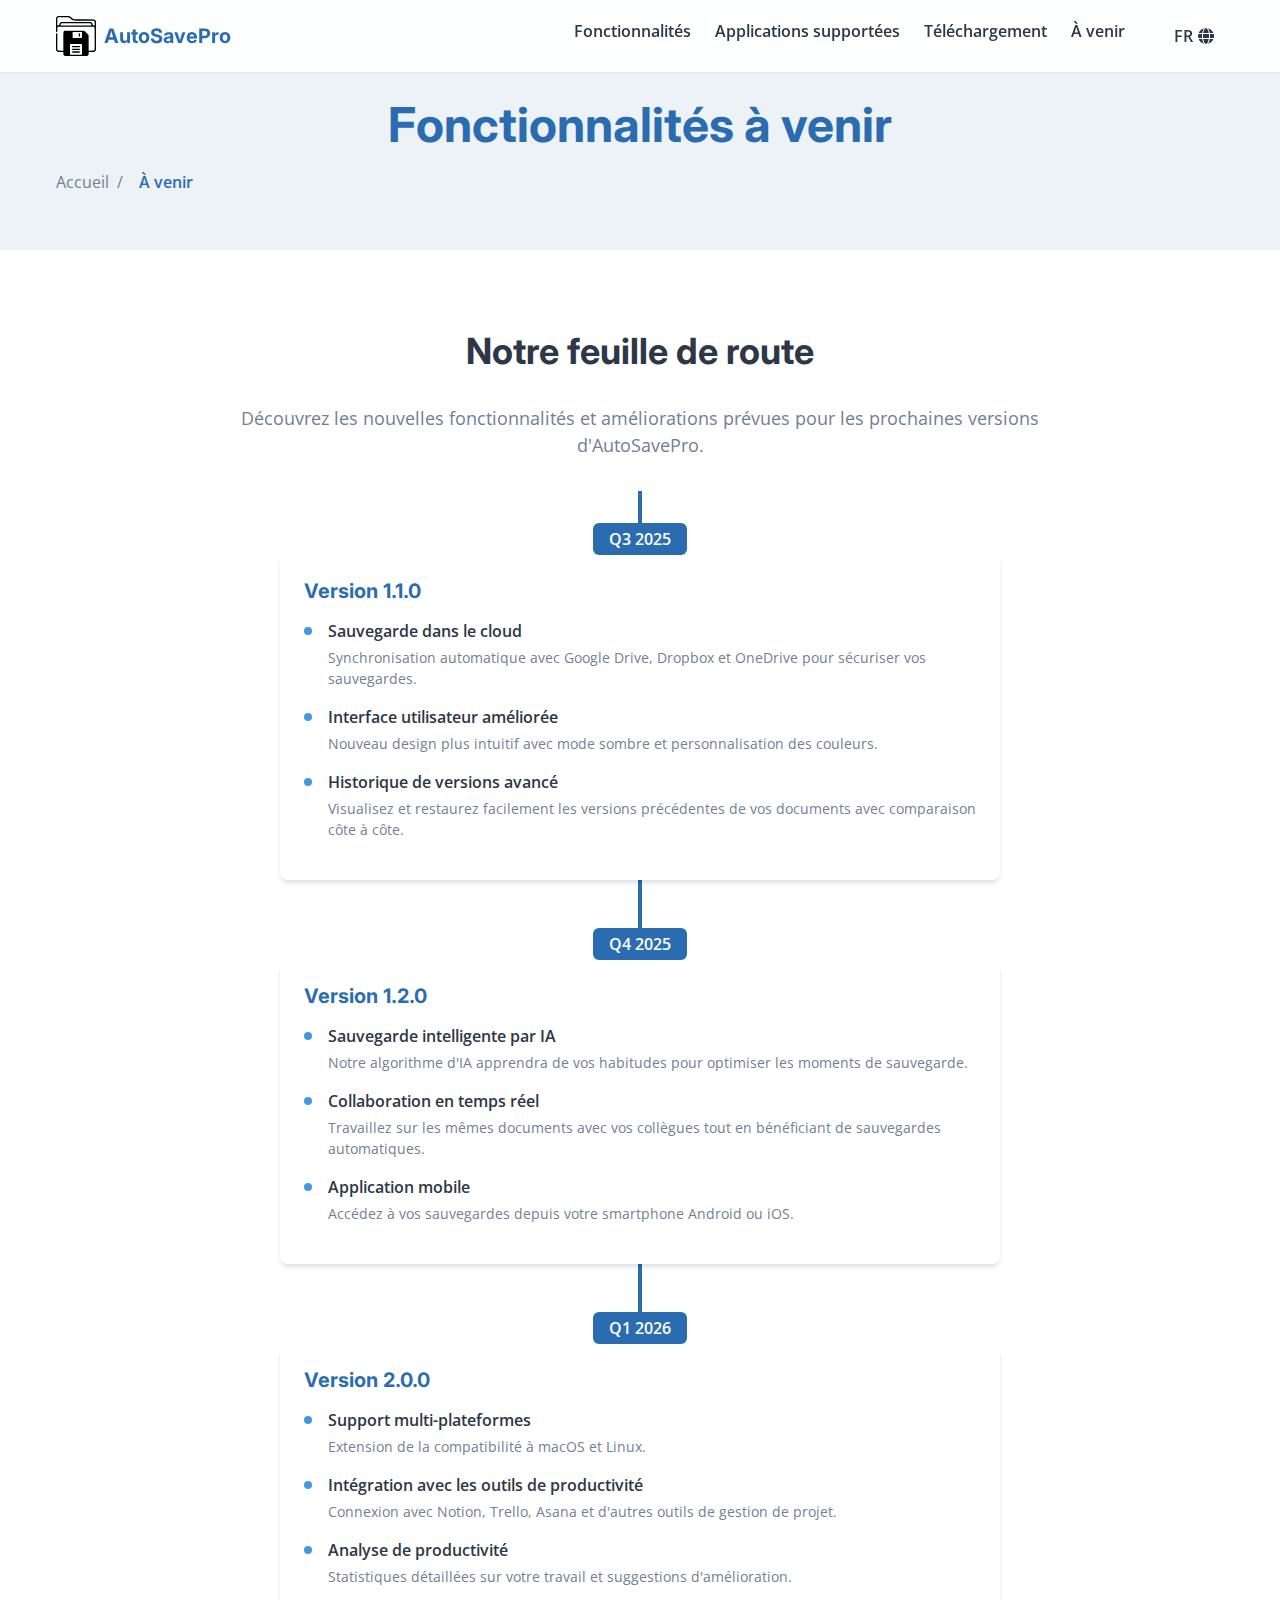
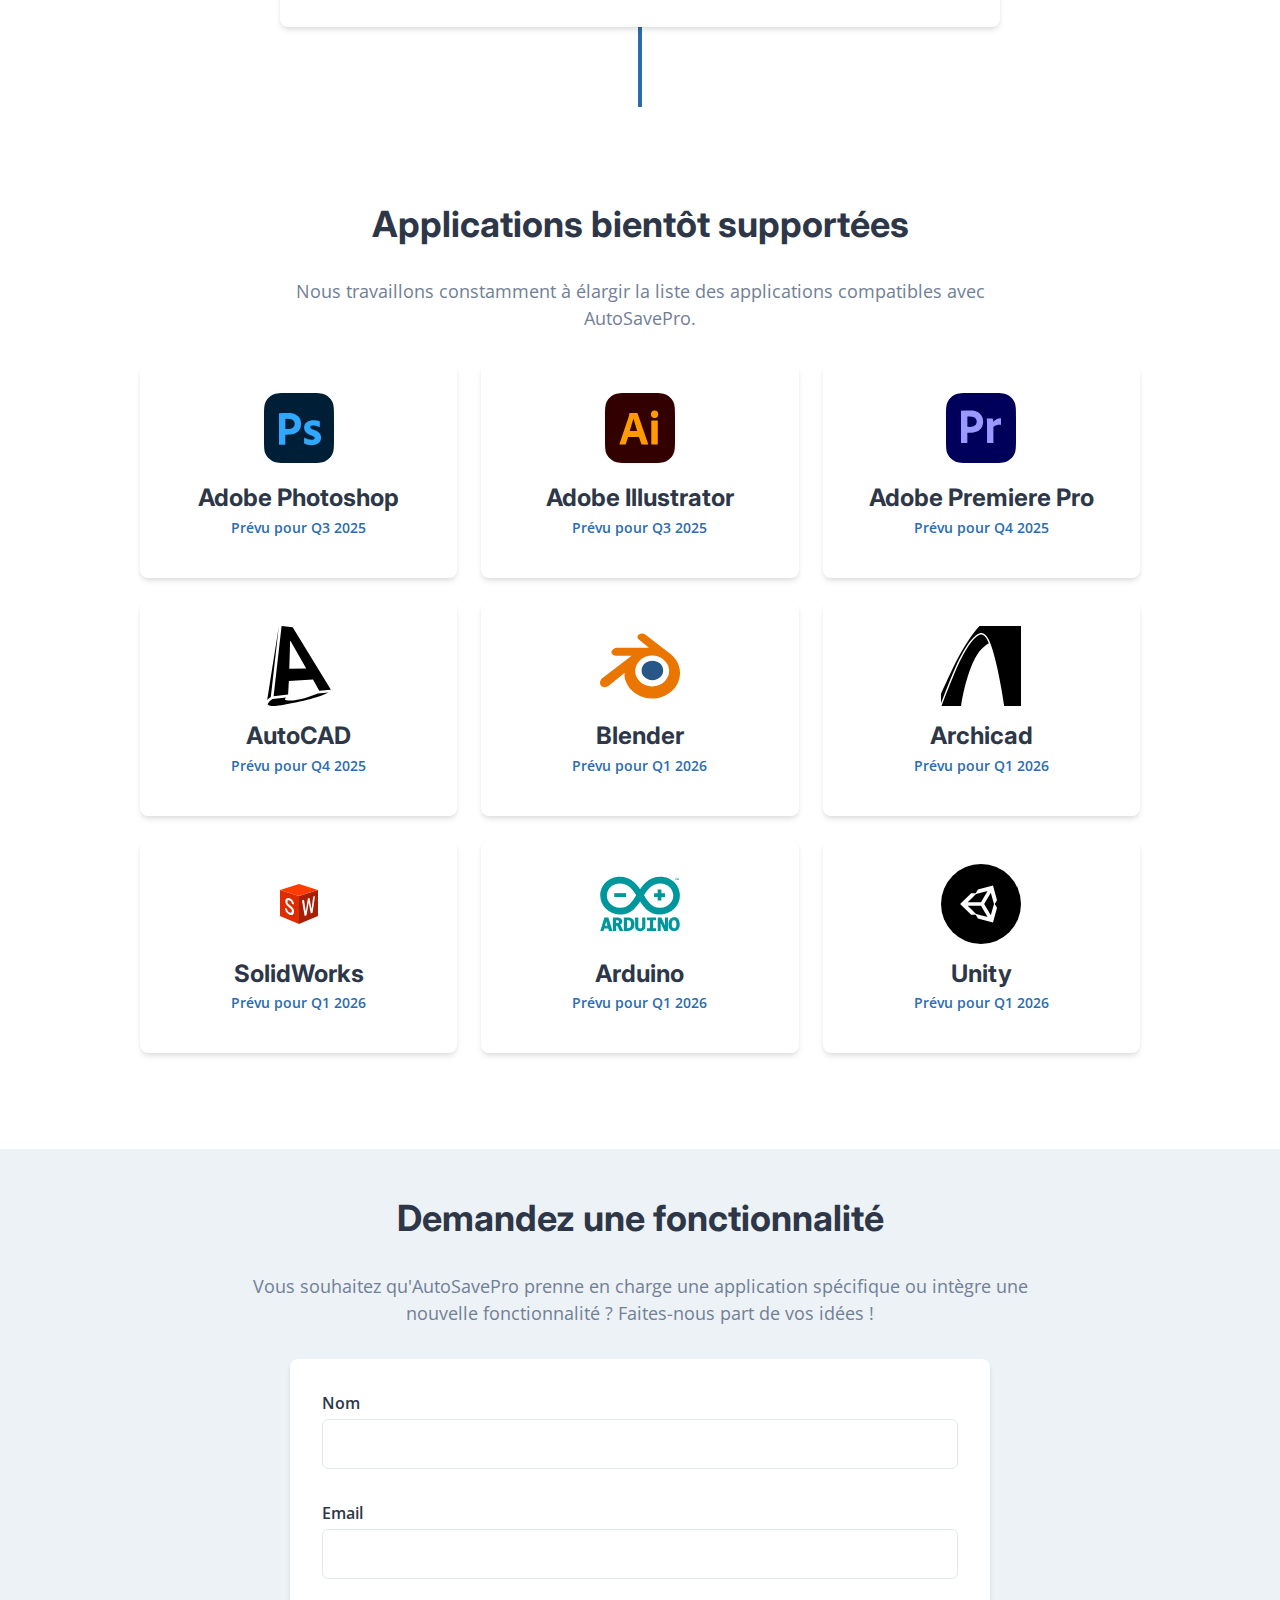
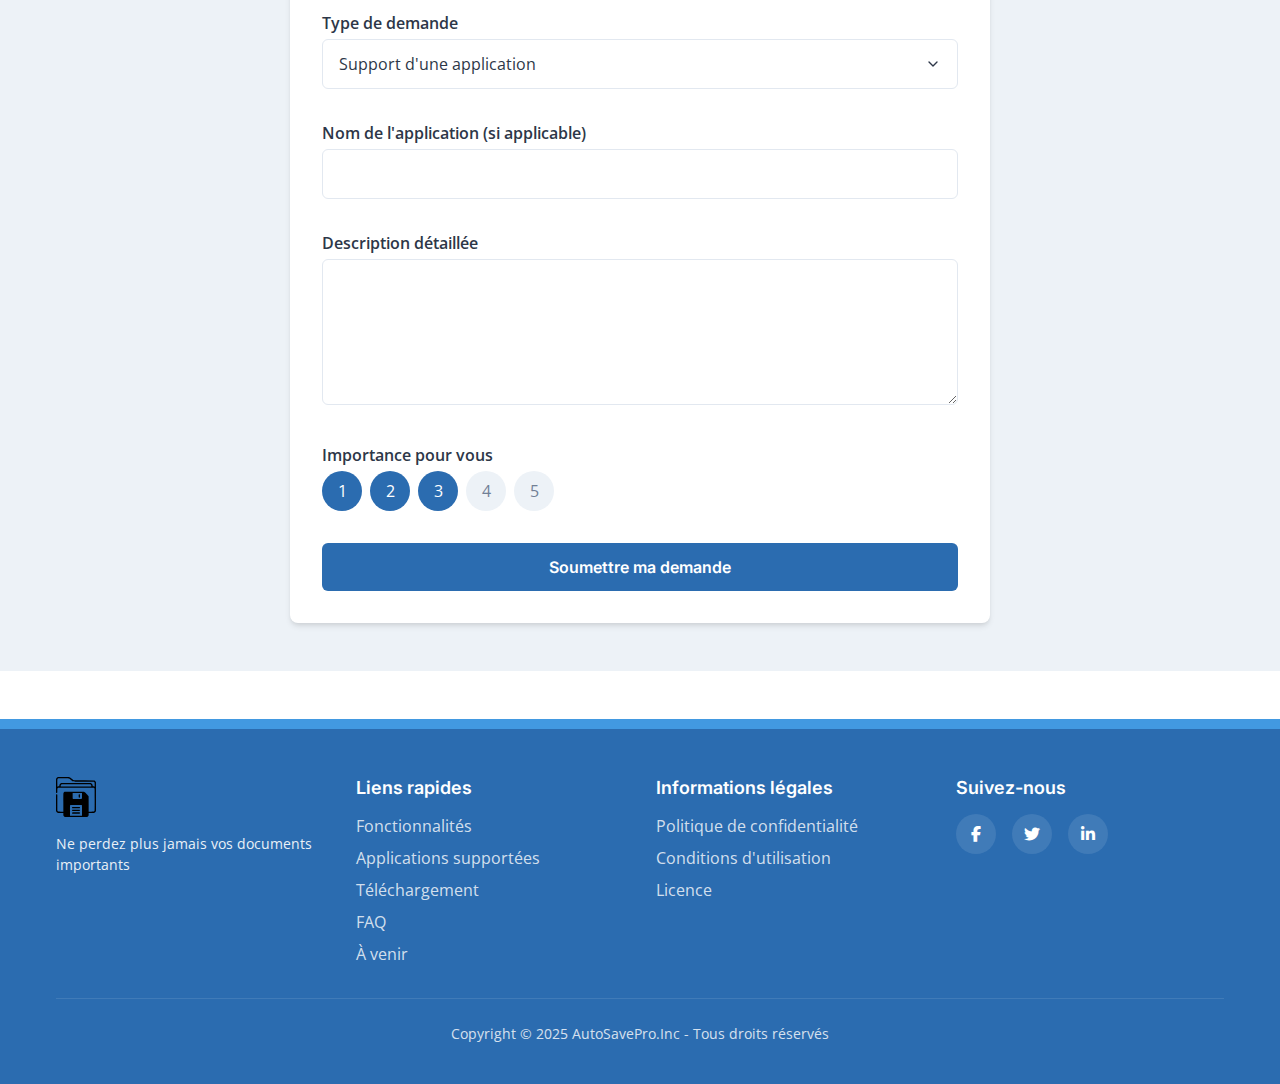
<file: pages/a-venir.html>
<!DOCTYPE html>
<html lang="fr">
<head>
    <meta charset="UTF-8">
    <meta name="viewport" content="width=device-width, initial-scale=1.0">
    <title>À venir - AutoSavePro</title>
    <meta name="description" content="Découvrez les futures fonctionnalités et applications supportées par AutoSavePro">
    
    <!-- Fonts -->
    <link href="https://fonts.googleapis.com/css2?family=Inter:wght@400;600;700&family=Open+Sans:wght@400;600&family=Roboto+Mono&display=swap" rel="stylesheet">
    
    <!-- Font Awesome -->
    <link rel="stylesheet" href="https://cdnjs.cloudflare.com/ajax/libs/font-awesome/6.5.1/css/all.min.css">
    
    <!-- Styles -->
    <link rel="stylesheet" href="../styles/main.css">
    
    <!-- Favicon -->
    <link rel="icon" href="../assets/images/favicon.svg" type="image/svg+xml">
    <link rel="icon" href="../assets/images/favicon.ico" sizes="any">
</head>
<body>
    <!-- Header -->
    <header class="header">
        <div class="container">
            <div class="header__logo">
                <a href="../index.html">
                    <img src="../assets/images/logo.svg" alt="AutoSavePro Logo">
                    <span class="header__logo-text">AutoSavePro</span>
                </a>
            </div>
            <nav class="header__nav">
                <ul class="header__nav-list">
                    <li class="header__nav-item"><a href="../index.html#features">Fonctionnalités</a></li>
                    <li class="header__nav-item"><a href="../index.html#apps">Applications supportées</a></li>
                    <li class="header__nav-item"><a href="../index.html#download">Téléchargement</a></li>
                    <li class="header__nav-item"><a href="a-venir.html" class="active">À venir</a></li>
                    <li class="header__nav-item language-selector">
                        <button id="language-toggle" class="language-toggle">
                            <span class="current-language">FR</span>
                            <i class="fas fa-globe"></i>
                        </button>
                        <div class="language-dropdown">
                            <a href="#" data-lang="fr" class="active">Français</a>
                            <a href="#" data-lang="en">English</a>
                        </div>
                    </li>
                </ul>
            </nav>
            <button class="menu-toggle" aria-label="Toggle menu">
                <span></span>
                <span></span>
                <span></span>
            </button>
        </div>
    </header>

    <!-- Page Header -->
    <section class="page-header">
        <div class="container">
            <h1 class="page-title">Fonctionnalités à venir</h1>
            <nav class="breadcrumbs">
                <ul class="breadcrumbs__list">
                    <li class="breadcrumbs__item"><a href="../index.html" class="breadcrumbs__link">Accueil</a></li>
                    <li class="breadcrumbs__item"><span class="breadcrumbs__link breadcrumbs__link--active">À venir</span></li>
                </ul>
            </nav>
        </div>
    </section>

    <!-- Roadmap Section -->
    <section class="roadmap">
        <div class="container">
            <h2 class="section-title">Notre feuille de route</h2>
            <p class="roadmap__intro">Découvrez les nouvelles fonctionnalités et améliorations prévues pour les prochaines versions d'AutoSavePro.</p>
            
            <div class="timeline">
                <div class="timeline__item">
                    <div class="timeline__badge">Q3 2025</div>
                    <div class="timeline__content">
                        <h3>Version 1.1.0</h3>
                        <ul class="feature-list">
                            <li>
                                <span class="feature-list__title">Sauvegarde dans le cloud</span>
                                <p class="feature-list__description">Synchronisation automatique avec Google Drive, Dropbox et OneDrive pour sécuriser vos sauvegardes.</p>
                            </li>
                            <li>
                                <span class="feature-list__title">Interface utilisateur améliorée</span>
                                <p class="feature-list__description">Nouveau design plus intuitif avec mode sombre et personnalisation des couleurs.</p>
                            </li>
                            <li>
                                <span class="feature-list__title">Historique de versions avancé</span>
                                <p class="feature-list__description">Visualisez et restaurez facilement les versions précédentes de vos documents avec comparaison côte à côte.</p>
                            </li>
                        </ul>
                    </div>
                </div>
                
                <div class="timeline__item">
                    <div class="timeline__badge">Q4 2025</div>
                    <div class="timeline__content">
                        <h3>Version 1.2.0</h3>
                        <ul class="feature-list">
                            <li>
                                <span class="feature-list__title">Sauvegarde intelligente par IA</span>
                                <p class="feature-list__description">Notre algorithme d'IA apprendra de vos habitudes pour optimiser les moments de sauvegarde.</p>
                            </li>
                            <li>
                                <span class="feature-list__title">Collaboration en temps réel</span>
                                <p class="feature-list__description">Travaillez sur les mêmes documents avec vos collègues tout en bénéficiant de sauvegardes automatiques.</p>
                            </li>
                            <li>
                                <span class="feature-list__title">Application mobile</span>
                                <p class="feature-list__description">Accédez à vos sauvegardes depuis votre smartphone Android ou iOS.</p>
                            </li>
                        </ul>
                    </div>
                </div>
                
                <div class="timeline__item">
                    <div class="timeline__badge">Q1 2026</div>
                    <div class="timeline__content">
                        <h3>Version 2.0.0</h3>
                        <ul class="feature-list">
                            <li>
                                <span class="feature-list__title">Support multi-plateformes</span>
                                <p class="feature-list__description">Extension de la compatibilité à macOS et Linux.</p>
                            </li>
                            <li>
                                <span class="feature-list__title">Intégration avec les outils de productivité</span>
                                <p class="feature-list__description">Connexion avec Notion, Trello, Asana et d'autres outils de gestion de projet.</p>
                            </li>
                            <li>
                                <span class="feature-list__title">Analyse de productivité</span>
                                <p class="feature-list__description">Statistiques détaillées sur votre travail et suggestions d'amélioration.</p>
                            </li>
                        </ul>
                    </div>
                </div>
            </div>
        </div>
    </section>

    <!-- Future Apps Section -->
    <section class="future-apps">
        <div class="container">
            <h2 class="section-title">Applications bientôt supportées</h2>
            <p class="future-apps__intro">Nous travaillons constamment à élargir la liste des applications compatibles avec AutoSavePro.</p>
            
            <div class="app-grid">
                <div class="app-card">
                    <div class="app-card__icon">
                        <img src="../assets/icons/photoshop.svg" alt="Adobe Photoshop" onerror="this.src='../assets/icons/placeholder.svg'">
                    </div>
                    <h3 class="app-card__title">Adobe Photoshop</h3>
                    <p class="app-card__status">Prévu pour Q3 2025</p>
                </div>
                
                <div class="app-card">
                    <div class="app-card__icon">
                        <img src="../assets/icons/illustrator.svg" alt="Adobe Illustrator" onerror="this.src='../assets/icons/placeholder.svg'">
                    </div>
                    <h3 class="app-card__title">Adobe Illustrator</h3>
                    <p class="app-card__status">Prévu pour Q3 2025</p>
                </div>
                
                <div class="app-card">
                    <div class="app-card__icon">
                        <img src="../assets/icons/premiere.svg" alt="Adobe Premiere Pro" onerror="this.src='../assets/icons/placeholder.svg'">
                    </div>
                    <h3 class="app-card__title">Adobe Premiere Pro</h3>
                    <p class="app-card__status">Prévu pour Q4 2025</p>
                </div>
                
                <div class="app-card">
                    <div class="app-card__icon">
                        <img src="../assets/icons/autocad.svg" alt="AutoCAD" onerror="this.src='../assets/icons/placeholder.svg'">
                    </div>
                    <h3 class="app-card__title">AutoCAD</h3>
                    <p class="app-card__status">Prévu pour Q4 2025</p>
                </div>
                
                <div class="app-card">
                    <div class="app-card__icon">
                        <img src="../assets/icons/blender.svg" alt="Blender" onerror="this.src='../assets/icons/placeholder.svg'">
                    </div>
                    <h3 class="app-card__title">Blender</h3>
                    <p class="app-card__status">Prévu pour Q1 2026</p>
                </div>

                <div class="app-card">
                    <div class="app-card__icon">
                        <img src="../assets/icons/archicad.svg" alt="Blender" onerror="this.src='../assets/icons/placeholder.svg'">
                    </div>
                    <h3 class="app-card__title">Archicad</h3>
                    <p class="app-card__status">Prévu pour Q1 2026</p>
                </div>

                <div class="app-card">
                    <div class="app-card__icon">
                        <img src="../assets/icons/solidworks.svg" alt="Blender" onerror="this.src='../assets/icons/placeholder.svg'">
                    </div>
                    <h3 class="app-card__title">SolidWorks</h3>
                    <p class="app-card__status">Prévu pour Q1 2026</p>
                </div>
                
                <div class="app-card">
                    <div class="app-card__icon">
                        <img src="../assets/icons/arduino.svg" alt="Blender" onerror="this.src='../assets/icons/placeholder.svg'">
                    </div>
                    <h3 class="app-card__title">Arduino</h3>
                    <p class="app-card__status">Prévu pour Q1 2026</p>
                </div>

                <div class="app-card">
                    <div class="app-card__icon">
                        <img src="../assets/icons/unity.svg" alt="Unity" onerror="this.src='../assets/icons/placeholder.svg'">
                    </div>
                    <h3 class="app-card__title">Unity</h3>
                    <p class="app-card__status">Prévu pour Q1 2026</p>
                </div>
            </div>
        </div>
    </section>

    <!-- Feature Request Section -->
    <section class="feature-request">
        <div class="container">
            <h2 class="section-title">Demandez une fonctionnalité</h2>
            <p class="feature-request__intro">Vous souhaitez qu'AutoSavePro prenne en charge une application spécifique ou intègre une nouvelle fonctionnalité ? Faites-nous part de vos idées !</p>
            
            <div class="feature-request__form-container">
                <form id="featureRequestForm" class="feature-request__form" action="https://formsubmit.co/aresgnimagnon0@gmail.com" method="POST">
                    <input type="hidden" name="_next" value="https://votresite.com/merci.html">
                    <input type="hidden" name="_subject" value="Nouvelle demande de fonctionnalité - AutoSavePro">
                    <input type="hidden" name="_captcha" value="true">
                    <div class="form-group">
                        <label for="name" class="form-label">Nom</label>
                        <input type="text" id="name" name="name" class="form-input" required>
                    </div>
                    
                    <div class="form-group">
                        <label for="email" class="form-label">Email</label>
                        <input type="email" id="email" name="email" class="form-input" required>
                    </div>
                    
                    <div class="form-group">
                        <label for="requestType" class="form-label">Type de demande</label>
                        <select id="requestType" name="requestType" class="form-select">
                            <option value="app">Support d'une application</option>
                            <option value="feature">Nouvelle fonctionnalité</option>
                            <option value="improvement">Amélioration d'une fonctionnalité existante</option>
                            <option value="other">Autre</option>
                        </select>
                    </div>
                    
                    <div class="form-group">
                        <label for="appName" class="form-label">Nom de l'application (si applicable)</label>
                        <input type="text" id="appName" name="appName" class="form-input">
                    </div>
                    
                    <div class="form-group">
                        <label for="description" class="form-label">Description détaillée</label>
                        <textarea id="description" name="description" class="form-textarea" rows="5" required></textarea>
                    </div>
                    
                    <div class="form-group">
                        <label for="importance" class="form-label">Importance pour vous</label>
                        <div class="rating">
                            <input type="radio" id="star5" name="importance" value="5" class="rating__input">
                            <label for="star5" class="rating__label">5</label>
                            <input type="radio" id="star4" name="importance" value="4" class="rating__input">
                            <label for="star4" class="rating__label">4</label>
                            <input type="radio" id="star3" name="importance" value="3" class="rating__input" checked>
                            <label for="star3" class="rating__label">3</label>
                            <input type="radio" id="star2" name="importance" value="2" class="rating__input">
                            <label for="star2" class="rating__label">2</label>
                            <input type="radio" id="star1" name="importance" value="1" class="rating__input">
                            <label for="star1" class="rating__label">1</label>
                        </div>
                    </div>
                    
                    <button type="submit" class="button button--primary">Soumettre ma demande</button>
                </form>
            </div>
        </div>
    </section>

     <!-- Footer -->
     <footer class="footer">
        <div class="container">
            <div class="footer__grid">
                <div class="footer__brand">
                    <img src="../assets/images/logo.svg" alt="AutoSavePro Logo" class="footer__logo">
                    <p class="footer__tagline">Ne perdez plus jamais vos documents importants</p>
                </div>
                <div class="footer__links">
                    <h3 class="footer__title">Liens rapides</h3>
                    <ul class="footer__list">
                        <li><a href="../index.html#features">Fonctionnalités</a></li>
                        <li><a href="../index.html#apps">Applications supportées</a></li>
                        <li><a href="../index.html#download">Téléchargement</a></li>
                        <li><a href="faq.html">FAQ</a></li>
                        <li><a href="a-venir.html">À venir</a></li>
                    </ul>
                </div>
                <div class="footer__legal">
                    <h3 class="footer__title">Informations légales</h3>
                    <ul class="footer__list">
                        <li><a href="privacy-policy.html">Politique de confidentialité</a></li>
                        <li><a href="terms.html">Conditions d'utilisation</a></li>
                        <li><a href="license.html">Licence</a></li>
                    </ul>
                </div>
                <div class="footer__social">
                    <h3 class="footer__title">Suivez-nous</h3>
                    <div class="social-links">
                        <a href="#" class="social-link" aria-label="Facebook">
                            <i class="fab fa-facebook-f"></i>
                        </a>
                        <a href="#" class="social-link" aria-label="Twitter">
                            <i class="fab fa-twitter"></i>
                        </a>
                        <a href="#" class="social-link" aria-label="LinkedIn">
                            <i class="fab fa-linkedin-in"></i>
                        </a>
                    </div>
                </div>
            </div>
            <div class="footer__bottom">
                <p class="footer__copyright">Copyright © 2025 AutoSavePro.Inc - Tous droits réservés</p>
            </div>
        </div>
    </footer>

    <!-- Scripts -->
    <script type="module" src="../scripts/main.js"></script>
    <script>
        document.addEventListener('DOMContentLoaded', function() {
            // Form validation
            const form = document.getElementById('featureRequestForm');
            
            if (form) {
                form.addEventListener('submit', function(e) {
                    e.preventDefault();
                    
                    // Simple validation
                    let isValid = true;
                    const requiredFields = form.querySelectorAll('[required]');
                    
                    requiredFields.forEach(field => {
                        if (!field.value.trim()) {
                            isValid = false;
                            field.classList.add('is-invalid');
                        } else {
                            field.classList.remove('is-invalid');
                        }
                    });
                    
                    if (isValid) {
                        // Simulate form submission
                        const submitButton = form.querySelector('button[type="submit"]');
                        submitButton.disabled = true;
                        submitButton.textContent = 'Envoi en cours...';
                        
                        setTimeout(() => {
                            // Show success message
                            const formContainer = form.parentElement;
                            formContainer.innerHTML = `
                                <div class="success-message">
                                    <h3>Merci pour votre suggestion !</h3>
                                    <p>Nous avons bien reçu votre demande et l'étudierons avec attention.</p>
                                    <p>Notre équipe pourrait vous contacter pour plus de détails si nécessaire.</p>
                                </div>
                            `;
                        }, 1500);
                    }
                });
                
                // Clear validation on input
                form.querySelectorAll('input, textarea, select').forEach(field => {
                    field.addEventListener('input', function() {
                        this.classList.remove('is-invalid');
                    });
                });
                
                // Show/hide app name field based on request type
                const requestTypeSelect = document.getElementById('requestType');
                const appNameGroup = document.getElementById('appName').closest('.form-group');
                
                requestTypeSelect.addEventListener('change', function() {
                    if (this.value === 'app') {
                        appNameGroup.style.display = 'block';
                    } else {
                        appNameGroup.style.display = 'none';
                    }
                });
                
                // Trigger initial state
                requestTypeSelect.dispatchEvent(new Event('change'));
            }
        });
    </script>
</body>
</html>
</file>
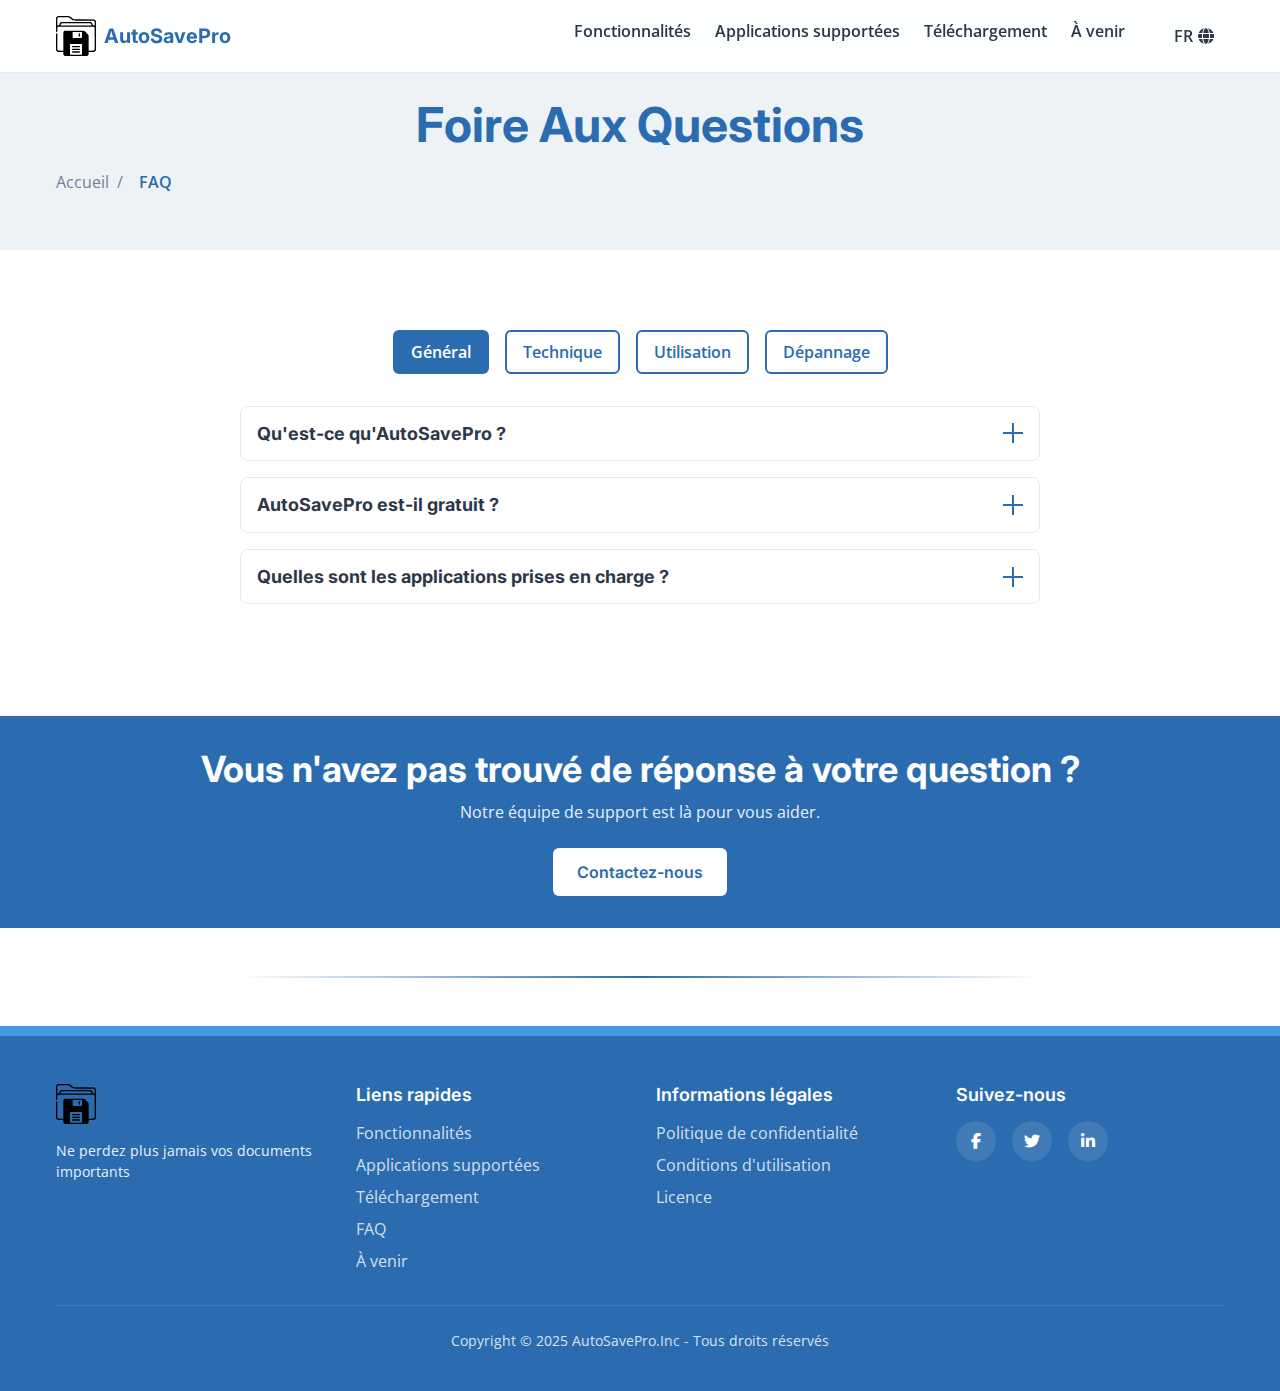
<file: pages/faq.html>
<!DOCTYPE html>
<html lang="fr">
<head>
    <meta charset="UTF-8">
    <meta name="viewport" content="width=device-width, initial-scale=1.0">
    <title>FAQ - AutoSavePro</title>
    <meta name="description" content="Foire aux questions sur AutoSavePro, l'application de sauvegarde automatique pour Windows">
    
    <!-- Fonts -->
    <link href="https://fonts.googleapis.com/css2?family=Inter:wght@400;600;700&family=Open+Sans:wght@400;600&family=Roboto+Mono&display=swap" rel="stylesheet">
    
    <!-- Font Awesome -->
    <link rel="stylesheet" href="https://cdnjs.cloudflare.com/ajax/libs/font-awesome/6.5.1/css/all.min.css">
    
    <!-- Styles -->
    <link rel="stylesheet" href="../styles/main.css">
    
    <!-- Favicon -->
    <link rel="icon" href="../assets/images/favicon.svg" type="image/svg+xml">
    <link rel="icon" href="../assets/images/favicon.ico" sizes="any">
</head>
<body>
    <!-- Header -->
    <header class="header">
        <div class="container">
            <div class="header__logo">
                <a href="../index.html">
                    <img src="../assets/images/logo.svg" alt="AutoSavePro Logo">
                    <span class="header__logo-text">AutoSavePro</span>
                </a>
            </div>
            <nav class="header__nav">
                <ul class="header__nav-list">
                    <li class="header__nav-item"><a href="../index.html#features">Fonctionnalités</a></li>
                    <li class="header__nav-item"><a href="../index.html#apps">Applications supportées</a></li>
                    <li class="header__nav-item"><a href="../index.html#download">Téléchargement</a></li>
                    <li class="header__nav-item"><a href="a-venir.html">À venir</a></li>
                    <li class="header__nav-item language-selector">
                        <button id="language-toggle" class="language-toggle">
                            <span class="current-language">FR</span>
                            <i class="fas fa-globe"></i>
                        </button>
                        <div class="language-dropdown">
                            <a href="#" data-lang="fr" class="active">Français</a>
                            <a href="#" data-lang="en">English</a>
                        </div>
                    </li>
                </ul>
            </nav>
            <button class="menu-toggle" aria-label="Toggle menu">
                <span></span>
                <span></span>
                <span></span>
            </button>
        </div>
    </header>

    <!-- Page Header -->
    <section class="page-header">
        <div class="container">
            <h1 class="page-title">Foire Aux Questions</h1>
            <nav class="breadcrumbs">
                <ul class="breadcrumbs__list">
                    <li class="breadcrumbs__item"><a href="../index.html" class="breadcrumbs__link">Accueil</a></li>
                    <li class="breadcrumbs__item"><span class="breadcrumbs__link breadcrumbs__link--active">FAQ</span></li>
                </ul>
            </nav>
        </div>
    </section>

    <!-- FAQ Section -->
    <section class="faq">
        <div class="container">
            <div class="faq__categories">
                <button class="faq__category-btn active" data-category="general">Général</button>
                <button class="faq__category-btn" data-category="technical">Technique</button>
                <button class="faq__category-btn" data-category="usage">Utilisation</button>
                <button class="faq__category-btn" data-category="troubleshooting">Dépannage</button>
            </div>

            <div class="faq__content">
                <!-- General Questions -->
                <div class="faq__category active" id="general">
                    <div class="faq__item">
                        <div class="faq__question">
                            <h3>Qu'est-ce qu'AutoSavePro ?</h3>
                            <span class="faq__icon"></span>
                        </div>
                        <div class="faq__answer">
                            <p>AutoSavePro est une application de sauvegarde automatique pour Windows qui surveille vos documents et les sauvegarde automatiquement pendant que vous travaillez, vous protégeant ainsi contre la perte de données due aux plantages, aux coupures de courant ou aux oublis de sauvegarde.</p>
                        </div>
                    </div>

                    <div class="faq__item">
                        <div class="faq__question">
                            <h3>AutoSavePro est-il gratuit ?</h3>
                            <span class="faq__icon"></span>
                        </div>
                        <div class="faq__answer">
                            <p>Oui, AutoSavePro est totalement gratuit et open source ! Vous pouvez l'utiliser sans aucune restriction et pour une durée illimitée, que ce soit pour un usage personnel ou professionnel.</p>
                        </div>
                    </div>

                    <div class="faq__item">
                        <div class="faq__question">
                            <h3>Quelles sont les applications prises en charge ?</h3>
                            <span class="faq__icon"></span>
                        </div>
                        <div class="faq__answer">
                            <p>AutoSavePro prend en charge de nombreuses applications, notamment :</p>
                            <ul>
                                <li>Microsoft Office (Word, Excel, PowerPoint, OneNote)</li>
                                <li>Éditeurs de texte (Bloc-notes, WordPad, Visual Studio Code)</li>
                                <li>Et bien d'autres applications courantes</li>
                            </ul>
                            <p>De nouvelles applications seront ajoutées dans les prochaines versions. Consultez notre page "À venir" pour plus de détails !</p>
                        </div>
                    </div>
                </div>

                <!-- Technical Questions -->
                <div class="faq__category" id="technical">
                    <div class="faq__item">
                        <div class="faq__question">
                            <h3>Quelles sont les exigences système ?</h3>
                            <span class="faq__icon"></span>
                        </div>
                        <div class="faq__answer">
                            <p>AutoSavePro nécessite :</p>
                            <ul>
                                <li>Windows 7 ou version ultérieure</li>
                                <li>Minimum 2 GB de RAM</li>
                                <li>Moins de 100 MB d'espace disque</li>
                                <li>Connexion Internet pour les mises à jour (facultatif)</li>
                            </ul>
                        </div>
                    </div>

                    <div class="faq__item">
                        <div class="faq__question">
                            <h3>AutoSavePro ralentit-il mon ordinateur ?</h3>
                            <span class="faq__icon"></span>
                        </div>
                        <div class="faq__answer">
                            <p>Non, AutoSavePro est conçu pour être léger et utiliser un minimum de ressources système. Il fonctionne en arrière-plan et n'interfère pas avec vos activités normales. Vous ne remarquerez généralement pas qu'il est en cours d'exécution.</p>
                        </div>
                    </div>

                    <div class="faq__item">
                        <div class="faq__question">
                            <h3>Où sont stockées la copie des sauvegardes ?</h3>
                            <span class="faq__icon"></span>
                        </div>
                        <div class="faq__answer">
                            <p>Les copies de sauvegarde sont stockées dans le dossier Documents\AutoSavePro sur votre ordinateur. Les fichiers sont organisés par application pour faciliter la récupération :</p>
                            <ul>
                                <li>Pour les documents Word : Documents\AutoSavePro\Microsoft Word</li>
                                <li>Pour les fichiers VS Code : Documents\AutoSavePro\Visual Studio Code</li>
                                <li>Et ainsi de suite pour chaque application supportée</li>
                            </ul>
                            <p>Vous pouvez modifier cet emplacement dans les paramètres de l'application si nécessaire.</p>
                        </div>
                    </div>
                </div>

                <!-- Usage Questions -->
                <div class="faq__category" id="usage">
                    <div class="faq__item">
                        <div class="faq__question">
                            <h3>Comment configurer les intervalles de sauvegarde ?</h3>
                            <span class="faq__icon"></span>
                        </div>
                        <div class="faq__answer">
                            <p>Vous pouvez configurer les intervalles de sauvegarde dans les paramètres de l'application :</p>
                            <ol>
                                <li>Ouvrez AutoSavePro</li>
                                <li>Cliquez sur "Paramètres"</li>
                                <li>Sélectionnez l'onglet "Sauvegarde"</li>
                                <li>Ajustez l'intervalle de sauvegarde selon vos besoins</li>
                            </ol>
                            <p>Vous pouvez définir des intervalles différents pour différentes applications.</p>
                        </div>
                    </div>
                </div>

                <!-- Troubleshooting Questions -->
                <div class="faq__category" id="troubleshooting">
                    <div class="faq__item">
                        <div class="faq__question">
                            <h3>AutoSavePro ne détecte pas mon application</h3>
                            <span class="faq__icon"></span>
                        </div>
                        <div class="faq__answer">
                            <p>Si AutoSavePro ne détecte pas une application :</p>
                            <ol>
                                <li>Vérifiez que l'application est prise en charge</li>
                                <li>Redémarrez l'application et AutoSavePro</li>
                                <li>Ajoutez manuellement l'application dans les paramètres</li>
                                <li>Vérifiez les mises à jour d'AutoSavePro</li>
                            </ol>
                            <p>Si le problème persiste, contactez notre support technique.</p>
                        </div>
                    </div>

                    <div class="faq__item">
                        <div class="faq__question">
                            <h3>Les sauvegardes ne se font pas automatiquement</h3>
                            <span class="faq__icon"></span>
                        </div>
                        <div class="faq__answer">
                            <p>Si les sauvegardes automatiques ne fonctionnent pas :</p>
                            <ol>
                                <li>Vérifiez que AutoSavePro est en cours d'exécution</li>
                                <li>Vérifiez les paramètres de sauvegarde</li>
                                <li>Assurez-vous que l'application est surveillée</li>
                                <li>Vérifiez l'espace disque disponible</li>
                                <li>Redémarrez AutoSavePro</li>
                            </ol>
                        </div>
                    </div>
                </div>
            </div>
        </div>
    </section>

    <!-- Contact CTA -->
    <section class="cta">
        <div class="container">
            <h2>Vous n'avez pas trouvé de réponse à votre question ?</h2>
            <p>Notre équipe de support est là pour vous aider.</p>
            <a href="../index.html#contact" class="button button--primary">Contactez-nous</a>
        </div>
    </section>
    
    <!-- Séparateur -->
    <div class="page-separator"></div>
    
    <!-- Footer -->
    <footer class="footer">
        <div class="container">
            <div class="footer__grid">
                <div class="footer__brand">
                    <img src="../assets/images/logo.svg" alt="AutoSavePro Logo" class="footer__logo">
                    <p class="footer__tagline">Ne perdez plus jamais vos documents importants</p>
                </div>
                <div class="footer__links">
                    <h3 class="footer__title">Liens rapides</h3>
                    <ul class="footer__list">
                        <li><a href="../index.html#features">Fonctionnalités</a></li>
                        <li><a href="../index.html#apps">Applications supportées</a></li>
                        <li><a href="../index.html#download">Téléchargement</a></li>
                        <li><a href="faq.html">FAQ</a></li>
                        <li><a href="a-venir.html">À venir</a></li>
                    </ul>
                </div>
                <div class="footer__legal">
                    <h3 class="footer__title">Informations légales</h3>
                    <ul class="footer__list">
                        <li><a href="privacy-policy.html">Politique de confidentialité</a></li>
                        <li><a href="terms.html">Conditions d'utilisation</a></li>
                        <li><a href="license.html">Licence</a></li>
                    </ul>
                </div>
                <div class="footer__social">
                    <h3 class="footer__title">Suivez-nous</h3>
                    <div class="social-links">
                        <a href="#" class="social-link" aria-label="Facebook">
                            <i class="fab fa-facebook-f"></i>
                        </a>
                        <a href="#" class="social-link" aria-label="Twitter">
                            <i class="fab fa-twitter"></i>
                        </a>
                        <a href="#" class="social-link" aria-label="LinkedIn">
                            <i class="fab fa-linkedin-in"></i>
                        </a>
                    </div>
                </div>
            </div>
            <div class="footer__bottom">
                <p class="footer__copyright">Copyright © 2025 AutoSavePro.Inc - Tous droits réservés</p>
            </div>
        </div>
    </footer>

    <!-- Scripts -->
    <script type="module" src="../scripts/main.js"></script>
    <script>
        // FAQ Accordion functionality
        document.addEventListener('DOMContentLoaded', function() {
            // FAQ items toggle
            const faqItems = document.querySelectorAll('.faq__question');
            faqItems.forEach(item => {
                item.addEventListener('click', () => {
                    const parent = item.parentElement;
                    parent.classList.toggle('active');
                    
                    // Close other items
                    const siblings = Array.from(parent.parentElement.children).filter(el => el !== parent);
                    siblings.forEach(sibling => {
                        sibling.classList.remove('active');
                    });
                });
            });
            
            // FAQ categories toggle
            const categoryBtns = document.querySelectorAll('.faq__category-btn');
            categoryBtns.forEach(btn => {
                btn.addEventListener('click', () => {
                    // Remove active class from all buttons
                    categoryBtns.forEach(b => b.classList.remove('active'));
                    
                    // Add active class to clicked button
                    btn.classList.add('active');
                    
                    // Show corresponding category
                    const category = btn.dataset.category;
                    const categories = document.querySelectorAll('.faq__category');
                    
                    categories.forEach(cat => {
                        cat.classList.remove('active');
                        if (cat.id === category) {
                            cat.classList.add('active');
                        }
                    });
                });
            });
        });
    </script>
</body>
</html>
</file>
<file: styles/main.css>
/* Main CSS file */

/* Base imports */
@import 'base/_reset.css';
@import 'base/_variables.css';
@import 'base/_typography.css';
@import 'base/_animations.css';

/* Components imports */
@import 'components/_buttons.css';
@import 'components/_cards.css';
@import 'components/_navigation.css';
@import 'components/_forms.css';

/* Layouts imports */
@import 'layouts/_header.css';
@import 'layouts/_footer.css';
@import 'layouts/_grid.css';
@import 'layouts/_sections.css';

/* Pages imports */
@import 'pages/_home.css';
@import 'pages/_faq.css';
@import 'pages/_a-venir.css';

/* Responsive styles - Ces styles prennent priorité */
@import 'responsive.css';

/* Ajout des styles pour le sélecteur de langue */
.language-selector {
    position: relative;
    margin-left: 15px;
}

.language-toggle {
    display: flex;
    align-items: center;
    background: none;
    border: none;
    cursor: pointer;
    padding: 5px 10px;
    font-size: 16px;
    color: var(--color-text, #333);
    border-radius: 4px;
    transition: all 0.3s ease;
}

.language-toggle:hover {
    background-color: rgba(0, 0, 0, 0.05);
}

.language-toggle .current-language {
    margin-right: 5px;
    font-weight: 600;
}

.language-dropdown {
    position: absolute;
    top: 100%;
    right: 0;
    background-color: white;
    box-shadow: 0 4px 12px rgba(0, 0, 0, 0.1);
    border-radius: 4px;
    padding: 5px 0;
    min-width: 120px;
    display: none;
    z-index: 100;
}

.language-dropdown.show {
    display: block;
}

.language-dropdown a {
    display: block;
    padding: 8px 15px;
    text-decoration: none;
    color: var(--color-text, #333);
    transition: all 0.2s ease;
}

.language-dropdown a:hover {
    background-color: rgba(0, 0, 0, 0.05);
}

.language-dropdown a.active {
    font-weight: bold;
    background-color: rgba(0, 0, 0, 0.05);
}

/* Styles responsifs pour le sélecteur de langue */
@media (max-width: 768px) {
    .language-selector {
        margin-top: 15px;
        margin-left: 0;
    }
    
    .language-toggle {
        padding: 8px 12px;
    }
    
    .language-dropdown {
        width: 100%;
        position: static;
        margin-top: 5px;
    }
}
</file>
